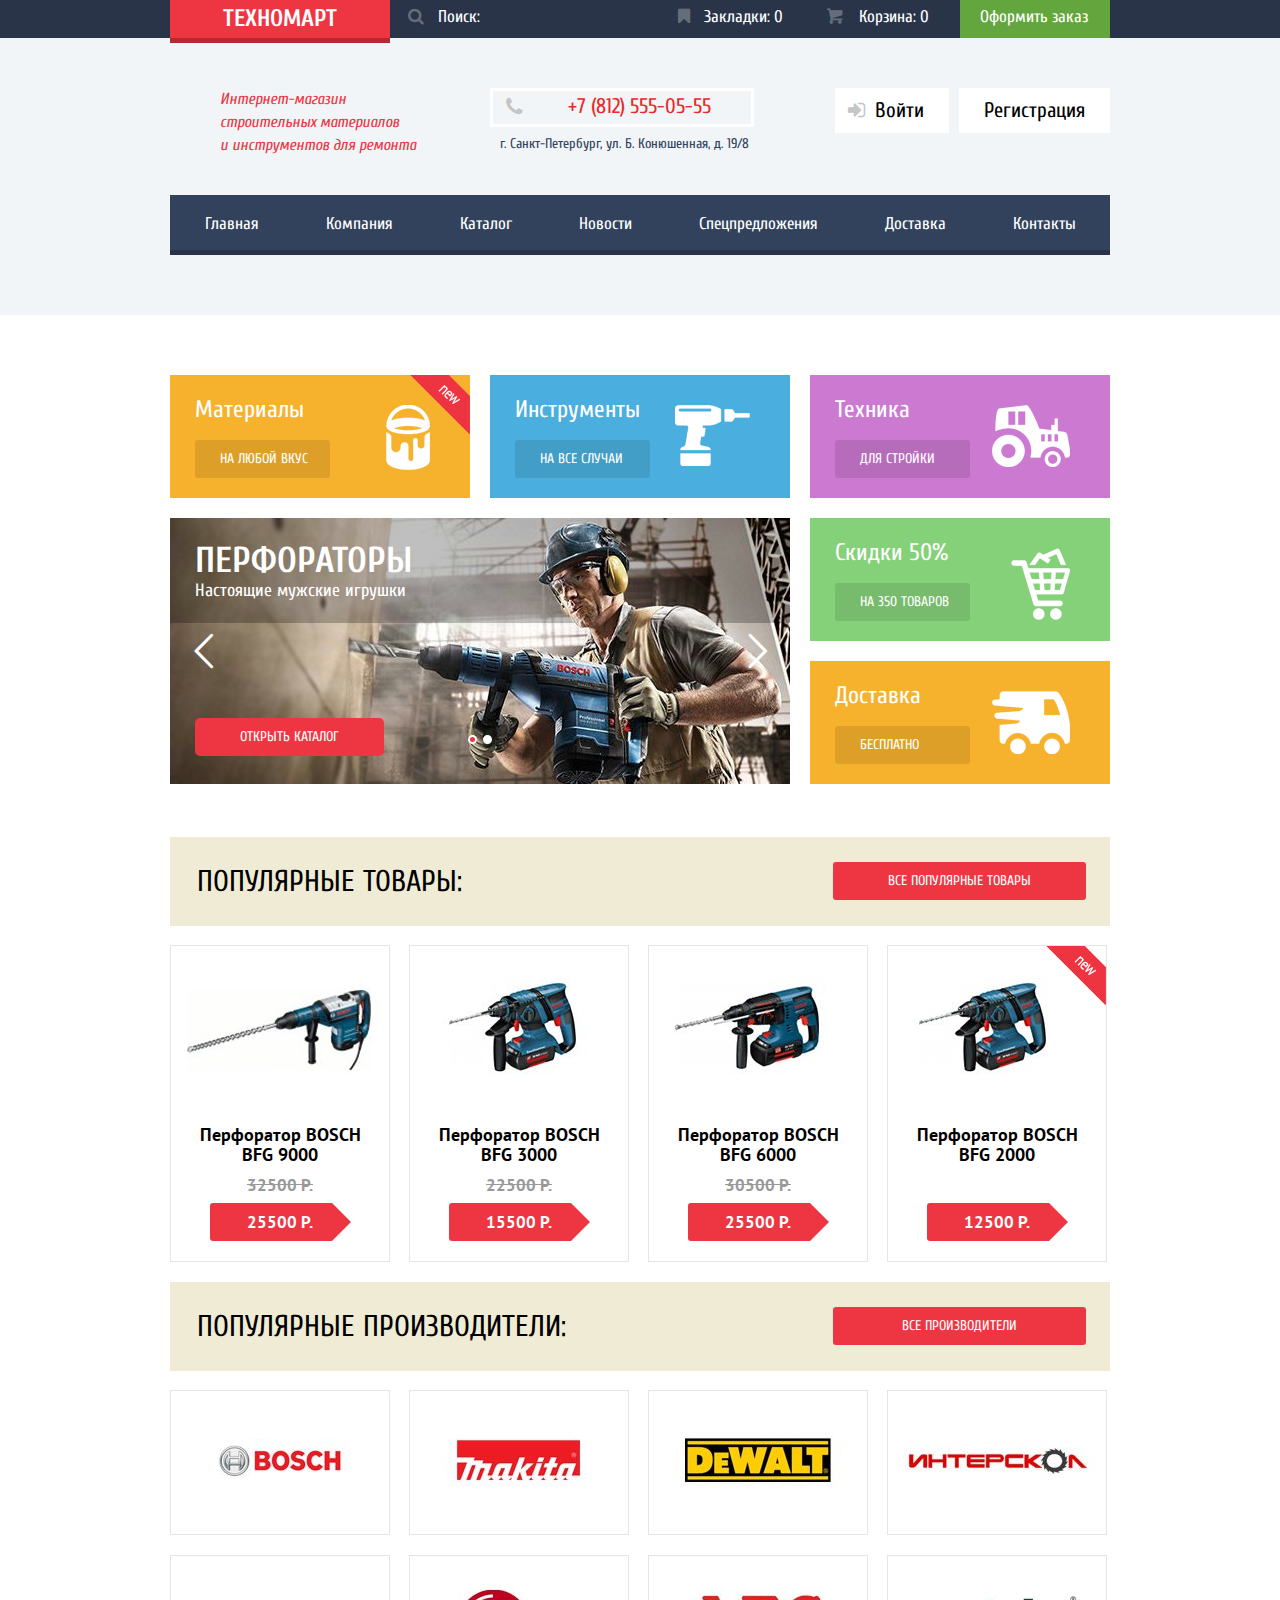
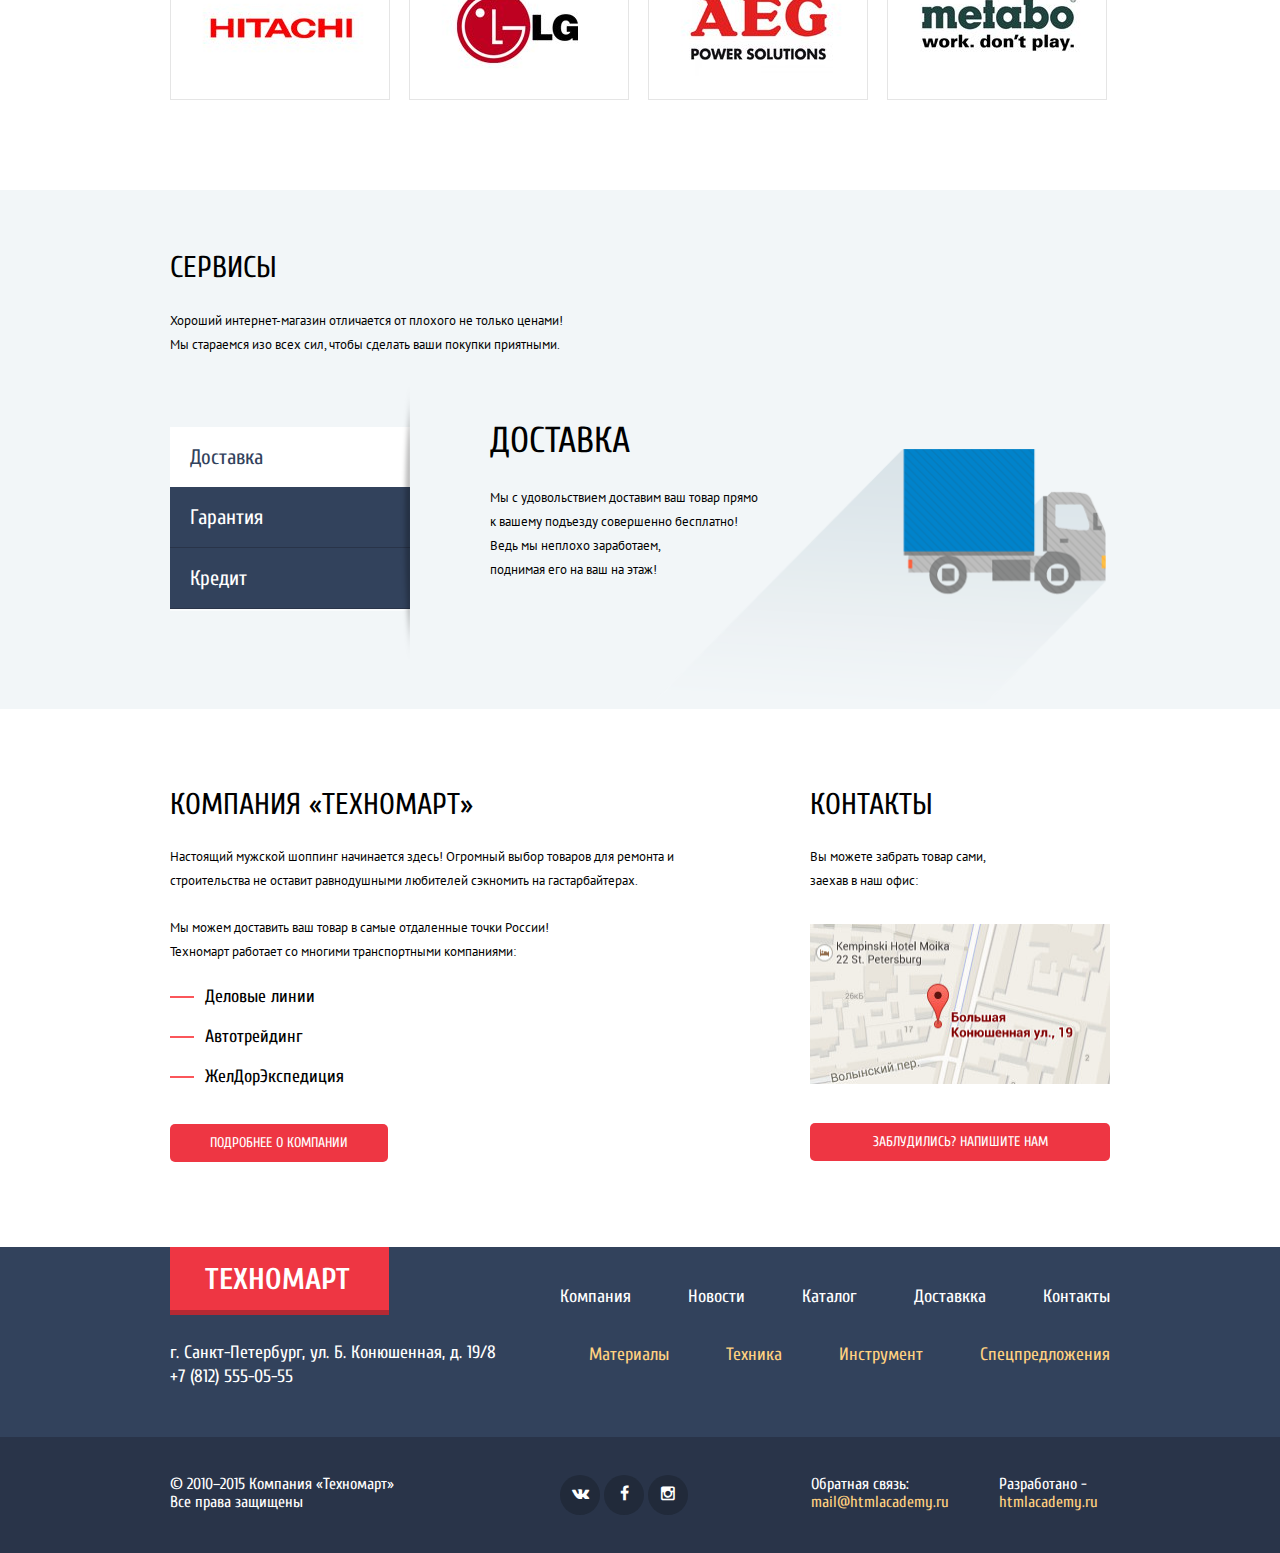
<file: technomart/index.html>
<!DOCTYPE html>
<html>
  <head>
    <meta charset="utf-8">
    <title>Техномарт</title>
    <link href="css/normalize.min.css" rel="stylesheet">
    <link href="css/style.min.css" rel="stylesheet">
    <link href='https://fonts.googleapis.com/css?family=PT+Sans:400,700&amp;subset=latin,cyrillic' rel='stylesheet' type='text/css'>
    <link href='https://fonts.googleapis.com/css?family=Cuprum:400,700,400italic&amp;subset=latin,cyrillic' rel='stylesheet' type='text/css'>
  </head>
  <body>
    <!-- header -->
    <header class="main-header">
      <!-- header-top -->
      <div class="header-top">
        <div class="container clearfix">
          <div class="header-logo">
            <a href="index.html">Техномарт</a>
          </div>
          <div class="search">
                <form>
                    <input class="search-field" type="search" placeholder="Поиск:" id="search-field" name="search" >
                    <label for="search-field"></label>
                 </form>
            </div>
          <div class="bookmarks">
            <a href="#">Закладки: 0</a>
          </div>
          <div class="basket">
            <a href="#">Корзина: 0</a>
          </div>
          <div class="order">
            <a href="#">Оформить заказ</a>
          </div>
        </div>
      </div>
      <!-- header-bottom -->
      <div class="header-bottom">
        <div class="container clearfix">
          <div class="header-description"><p class="header-description-text">Интернет-магазин строительных материалов<br>и инструментов для ремонта</p>
          </div>
          <div class="header-contacts">
            <span class="header-phone"><i class="icon-phone"></i>+7 (812) 555-05-55</span>
            <p class="header-adress">г. Санкт-Петербург, ул. Б. Конюшенная, д. 19/8 </p>
          </div>
          <div class="header-user-menu">
            <a href="#" class="btn btn-enter">Войти</a>
            <a href="#" class="btn btn-register">Регистрация</a>
          </div>
          <nav class="header-navigation">
            <ul class="header-nav-btn">
              <li><a href="#">Главная</a></li>
              <li><a href="#">Компания</a></li>
              <li><a href="catalog.html">Каталог</a></li>
              <li><a href="#">Новости</a></li>
              <li><a href="#">Спецпредложения</a></li>
              <li><a href="#">Доставка</a></li>
              <li><a href="#">Контакты</a></li>
            </ul>
          </nav>
        </div>
      </div>
    </header>
    <!-- main -->
    <div class="container clearfix">
      <!-- promo -->
      <div class="promo clearfix">
        <div class="promo-item meterials new">
          <span>Материалы</span>
          <a href="#" class="btn-promo">на любой вкус</a>
          <img src="img/materials-icon.png" alt="materials" width="44" height="65">
        </div>
        <div class="promo-item insrtuments">
          <span>Инструменты</span>
          <a href="#" class="btn-promo">на все случаи</a>
          <img src="img/instruments-icon.png" alt="instruments" width="75" height="61">
        </div>
        <div class="promo-item technics">
          <span>Техника</span>
          <a href="#" class="btn-promo">для стройки</a>
          <img src="img/technics-icon.png" alt="technics" width="78" height="62">
        </div>
        <div class="slider">
        <!-- slider controls -->
          <input type="radio" id="btn-1" name="toggle" checked>
          <input type="radio" id="btn-2" name="toggle">
          <div class="slider-controls">
            <label for="btn-1"></label>
            <label for="btn-2"></label>
          </div>
          <label class="icon-left" for="btn-1"></label>
          <label class="icon-right" for="btn-2"></label>
          <div class="slides">
            <!-- slider1 -->
            <div class="promo-slider">
              <div class="slider-text">
                <span>перфораторы</span><br>Настоящие мужские игрушки
              </div>
              <a href="#" class="btn-slider">открыть каталог</a>
            </div>
            <!-- slider2 -->
            <div class="promo-slider">
              <div class="slider-text">
                <span>дрели</span><br>Соседям на радость
              </div>
              <a href="#" class="btn-slider">открыть каталог</a>
            </div>
          </div>
        </div>
        <div class="promo-item discount">
          <span>Скидки 50%</span>
          <a href="#" class="btn-promo">на 350 товаров</a>
          <img src="img/discount-icon.png" alt="discount" width="59" height="72">
        </div>
        <div class="promo-item delivery">
          <span>Доставка</span>
          <a href="#" class="btn-promo">бесплатно</a>
          <img src="img/delivery-icon.png" alt="delivery" width="78" height="63">
        </div>
      </div>
        <!-- popular goods -->
      <div class="popular-goods">
        <div class="popular-head clearfix">
          <h2>популярные товары:</h2>
          <a href="#" class="btn-popular">все популярные товары</a>
        </div>
        <article class="popular-item">
          <div class="actions">
            <a href="shop.html" class="buy icon-basket">Купить</a>
            <a href="#" class="bookmark">В закладки</a>
          </div>
          <div class="popular-item-image">
            <img src="img/index-item1(9000).jpg" alt="BOSCH BFG 9000" width="218" height="150">
          </div>
          <h1 class="title">Перфоратор BOSCH BFG 9000</h1>
          <div class="discount-price">32500 Р.</div>
          <div class="price">25500 Р.</div>
        </article>
        <article class="popular-item">
          <div class="actions">
            <a href="shop.html" class="buy icon-basket">Купить</a>
            <a href="#" class="bookmark">В закладки</a>
          </div>
          <div class="popular-item-image">
            <img src="img/index-item2(3000).jpg" alt="BOSCH BFG 3000" width="218" height="150">
          </div>
          <h1 class="title">Перфоратор BOSCH BFG 3000</h1>
          <div class="discount-price">22500 Р.</div>
          <div class="price">15500 Р.</div>
        </article>
        <article class="popular-item">
          <div class="actions">
            <a href="shop.html" class="buy icon-basket">Купить</a>
            <a href="#" class="bookmark">В закладки</a>
          </div>
          <div class="popular-item-image">
            <img src="img/index-item3(6000).jpg" alt="BOSCH BFG 6000" width="218" height="150">
          </div>
          <h1 class="title">Перфоратор BOSCH BFG 6000</h1>
          <div class="discount-price">30500 Р.</div>
          <div class="price">25500 Р.</div>
        </article>
        <article class="popular-item new">
          <div class="actions">
            <a href="shop.html" class="buy icon-basket">Купить</a>
            <a href="#" class="bookmark">В закладки</a>
          </div>
          <div class="popular-item-image">
            <img src="img/index-item4(2000).jpg" alt="BOSCH BFG 2000" width="218" height="150">
          </div>
          <h1 class="title">Перфоратор BOSCH BFG 2000</h1>
          <div class="discount-price"></div>
          <div class="price">12500 Р.</div>
        </article>
      </div>
        <!-- popular brands -->
      <div class="popular-brands">
        <div class="popular-head clearfix">
          <h2>популярные производители:</h2>
          <a href="#" class="btn-popular">все производители</a>
        </div>
        <div class="popular-brand bosch">
          <a href="#"><img src="img/logo-bosch.jpg" alt="bosch" width="218" height="143"></a>
        </div>
        <div class="popular-brand makita">
          <a href="#"><img src="img/logo-makita.jpg" alt="makita" width="218" height="143"></a>
        </div>
        <div class=" popular-brand dewolt">
          <a href="#"><img src="img/logo-dewalt.jpg" alt="dewalt" width="218" height="143"></a>
        </div>
        <div class="popular-brand intersocol">
          <a href="#"><img src="img/logo-interskol.jpg" alt="interskol" width="218" height="143"></a>
        </div>
        <div class="popular-brand hitachi">
          <a href="#"><img src="img/logo-hitachi.jpg" alt="hitachi" width="218" height="143"></a>
        </div>
        <div class="popular-brand lg">
          <a href="#"><img src="img/logo-lg.jpg" alt="lg" width="218" height="143"></a>
        </div>
        <div class="popular-brand aeg">
          <a href="#"><img src="img/logo-aeg.jpg" alt="aeg" width="218" height="143"></a>
        </div>
        <div class="popular-brand metabo">
          <a href="#"><img src="img/logo-metabo.jpg" alt="metabo" width="218" height="143"></a>
        </div>
      </div>
    </div>
      <!-- servises -->
      <div class="service">
        <div class="container srvc clearfix">
          <div class="service-head">
            <h2>Сервисы</h2>
            <p>Хороший интернет-магазин отличается от плохого не только ценами!<br>Мы стараемся изо всех сил, чтобы сделать ваши покупки приятными.</p>
          </div>
          <input type="radio" name="tabs" id="tab-delivery" checked>
          <input type="radio" name="tabs" id="tab-guarantee">
          <input type="radio" name="tabs" id="tab-credit">
          <div class="service-list">
            <ul>
              <li><label for="tab-delivery">Доставка</label></li>
              <li><label for="tab-guarantee">Гарантия</label></li>
              <li><label for="tab-credit">Кредит</label></li>
            </ul>
          </div>
          <div class="block">
          <!-- доставка -->
          <div class="service-block">
            <div class="service-description">
              <h2>Доставка</h2>
              <p>Мы с удовольствием доставим ваш товар прямо<br>к вашему подъезду совершенно бесплатно!<br>Ведь мы неплохо заработаем,<br>поднимая его на ваш на этаж!</p>
            </div>
            <div class="service-pic">
              <img src="img/service-delivery.png" alt="service-pic" width="460" height="260">
            </div>
          </div>
          <!-- гарантия -->
          <div class="service-block">
            <div class="service-description">
              <h2>Гарантия</h2>
              <p>Если купленный у нас товар поломается или заискрит, а также в случае пожара, спровоцированного его возгаранием,  вы всегда можете быть уверены в нашей гарантии. Мы обменяем сгоревший товар на новый. Дом уж восстановите как-нибудь сами</p>
            </div>
            <div class="service-pic">
              <img src="img/service-guarantee.png" alt="service-pic" width="389" height="283">
            </div>
          </div>
          <!-- кредит -->
          <div class="service-block">
            <div class="service-description">
              <h2>Кредит</h2>
              <p>Залезть в долговую яму стало проще! Кредитные консультанты придут вам на помощь.</p>
              <a href="#" class="btn-service">Отправить заявку</a>
            </div>
            <div class="service-pic">
              <img src="img/service-credit.png" alt="service-pic" width="465" height="285">
            </div>
          </div>
          </div>
        </div>
      </div>
      <!-- about -->
      <div class="container about clearfix">
        <div class="about-left">
          <h2>компания «Техномарт»</h2>
          <p>Настоящий мужской шоппинг начинается здесь! Огромный выбор товаров для ремонта и строительства не оставит равнодушными любителей сэкномить на гастарбайтерах.</p>
          <p>Мы можем доставить ваш товар в самые отдаленные точки России!<br>Техномарт работает со многими транспортными компаниями:</p>
          <ul class="about-delivery-list">
            <li>Деловые линии</li>
            <li>Автотрейдинг</li>
            <li>ЖелДорЭкспедиция</li>
          </ul>
          <a href="#" class="btn-about">Подробнее о компании</a>
        </div>
        <div class="about-right">
          <h2>контакты</h2>
          <p>Вы можете забрать товар сами,<br>заехав в наш офис:</p>
          <a href="map.html" class="map"><img src="img/mini-map.jpg" alt="map" width="300" height="160"></a>
          <a href="form.html" class="btn-about feedback-btn">заблудились? напишите нам</a>
        </div>
      </div>
      <!-- bottom info and navigation -->
    <div class="bottom">
      <div class="container clearfix">
        <div class="bottom-contacts">
          <div><a href="index.html" class="bottom-logo">Техномарт</a></div>
          <p>г. Санкт-Петербург, ул. Б. Конюшенная, д. 19/8<br> +7 (812) 555-05-55</p>
        </div>
        <div class="bottom-navigation">
          <ul class="bottom-navigation-up">
            <li><a href="#">Компания</a></li>
            <li><a href="#">Новости</a></li>
            <li><a href="#">Каталог</a></li>
            <li><a href="#">Доставкка</a></li>
            <li><a href="#">Контакты</a></li>
          </ul>
          <ul class="bottom-navigation-down">
            <li><a href="#">Материалы</a></li>
            <li><a href="#">Техника</a></li>
            <li><a href="#">Инструмент</a></li>
            <li><a href="#">Спецпредложения</a></li>
          </ul>
        </div>
      </div>
    </div>
    <!-- footer -->
    <footer class="main-footer">
      <div class="container  clearfix">
        <div class="copyright">
          © 2010–2015 Компания «Техномарт»<br>Все права защищены
        </div>
        <div class="social">
          <a href="#"><i class="icon-vk"></i></a>
          <a href="#"><i class="icon-facebook"></i></a>
          <a href="#"><i class="icon-instagramm"></i></a>
        </div>
        <div class="feedback">
          Обратная связь:
          <a href="#">mail@htmlacademy.ru</a>
        </div>
        <div class="developer-site">
          Разработано -
          <a href="#">htmlacademy.ru</a>
        </div>
      </div>
    </footer>
    <!-- modal content -->
    <!-- cart -->
    <div class="cart">
      <span class="cross-cart">&#x274c;</span>
      <div class="cart-top">
         <div class="confirm">
           Товар добавлен в корзину
         </div>
      </div>
      <div class="cart-bottom">
        <a href="#" class="further">оформить заказ</a>
        <a href="#" class="cancel">продолжить покупки</a>
      </div>
    </div>
    <!-- map -->
    <div class="modal-content-map">
      <span class="cross-map">&#x274c;</span>
      <iframe src="https://www.google.com/maps/embed?pb=!1m18!1m12!1m3!1d4095.4015925346534!2d30.32495236741022!3d59.938430654165074!2m3!1f0!2f0!3f0!3m2!1i1024!2i768!4f13.1!3m3!1m2!1s0x4696310fca5ba729%3A0xea9c53d4493c879f!2z0JHQvtC70YzRiNCw0Y8g0JrQvtC90Y7RiNC10L3QvdCw0Y8g0YPQuy4sIDE5LCDQodCw0L3QutGCLdCf0LXRgtC10YDQsdGD0YDQsywgMTkxMTg2!5e0!3m2!1sru!2sru!4v1448108850369" width="940" height="450" style="border:0" allowfullscreen></iframe>
    </div>
    <!-- form -->
    <form action="some.php" class="feedback-form">
      <span class="cross-feedback">&#x274c;</span>
      <div class="form-top">
        <label for="user-name">Ваше имя:</label>
        <label for="user-email">Ваш e-mail:</label>
        <input type="text" id="user-name" name="user-name" placeholder="Представьтесь, пожалуйста" required>
        <input type="text" id="user-email" name="user-email" placeholder="Для отправки ответа" required>
        <label for="user-feedback">Текст письма:</label>
        <textarea id="user-feedback" placeholder="В свободной форме" class="feedback-field" name="user-feedback" required></textarea>
      </div>
      <div class="form-bottom">
        <input type="submit" value="отправить" class="btn-submit">
        <a href="#" class="cancel">отмена</a>
      </div>
    </form>
    <script src="js/scripts.min.js"></script>
  </body>
</html>
</file>
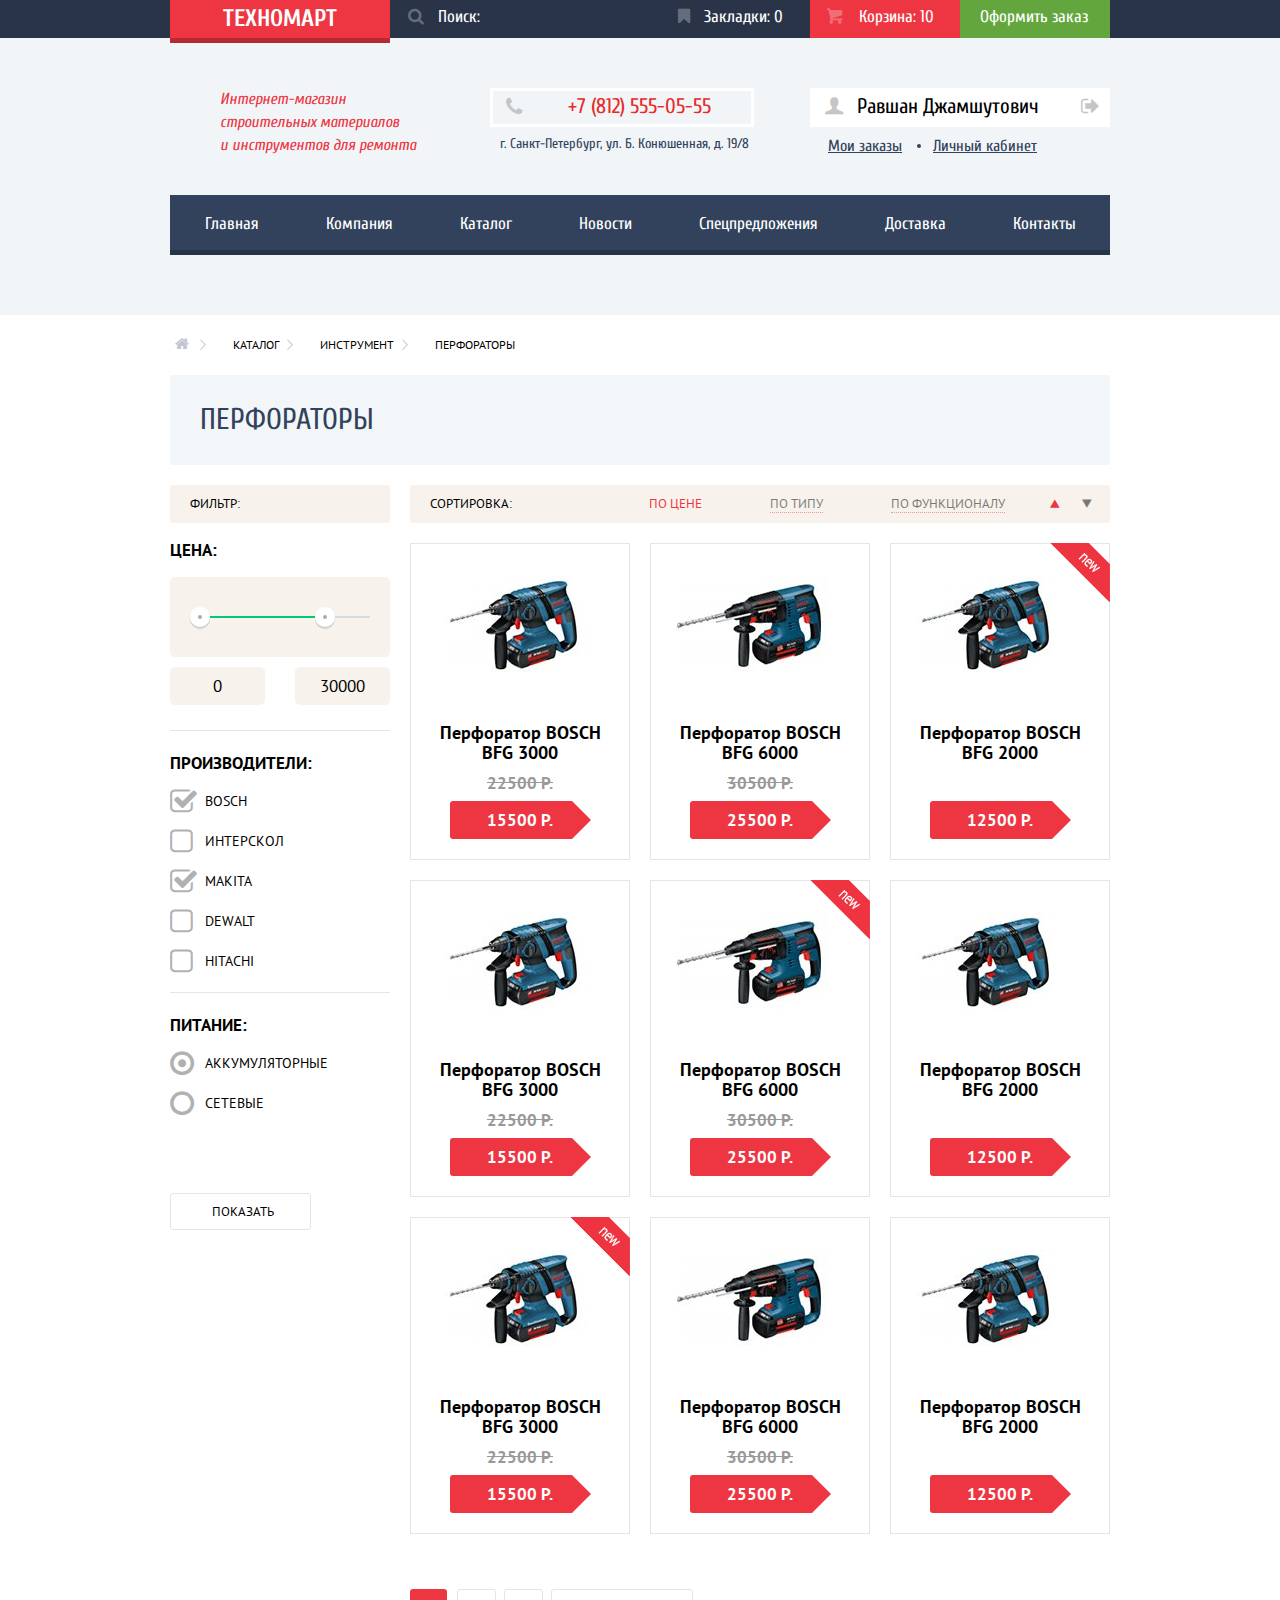
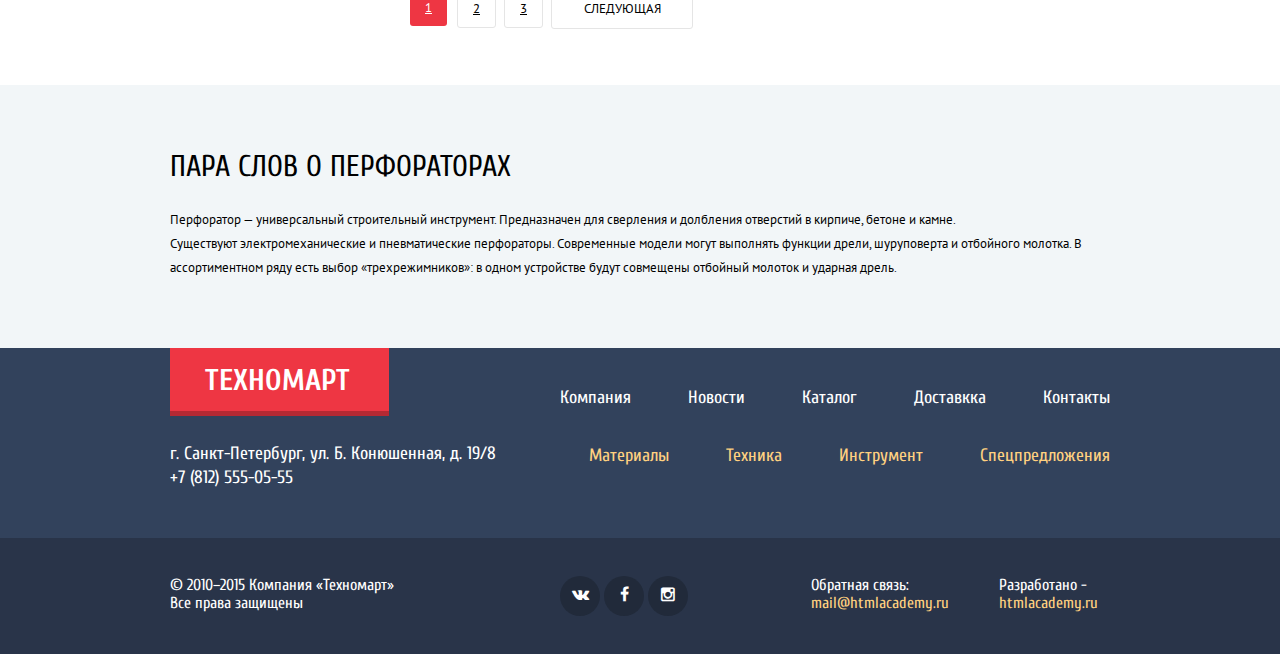
<file: technomart/catalog.html>
<!DOCTYPE html>
<html>
  <head>
    <meta charset="utf-8">
    <title>Каталог</title>
    <link href="css/normalize.min.css" rel="stylesheet">
    <link href="css/style.min.css" rel="stylesheet">
    <link href='https://fonts.googleapis.com/css?family=PT+Sans:400,700&amp;subset=latin,cyrillic' rel='stylesheet' type='text/css'>
    <link href='https://fonts.googleapis.com/css?family=Cuprum:400,700,400italic&amp;subset=latin,cyrillic' rel='stylesheet' type='text/css'>
  </head>
  <body>
    <!-- header -->
    <header class="main-header">
      <!-- header-top -->
      <div class="header-top">
        <div class="container clearfix">
          <div class="header-logo">
            <a href="index.html">Техномарт</a>
          </div>
          <div class="search">
                <form>
                    <input class="search-field" type="search" placeholder="Поиск:" id="search-field" name="search" >
                    <label for="search-field"></label>
                 </form>
            </div>
          <div class="bookmarks">
            <a href="#">Закладки: 0</a>
          </div>
          <div class="full-basket basket">
            <a href="#">Корзина: 10</a>
          </div>
          <div class="order">
            <a href="#">Оформить заказ</a>
          </div>
        </div>
      </div>
      <!-- header-bottom -->
      <div class="header-bottom">
        <div class="container clearfix">
          <div class="header-description"><p class="header-description-text">Интернет-магазин строительных материалов<br>и инструментов для ремонта</p>
          </div>
          <div class="header-contacts">
            <span class="header-phone"><i class="icon-phone"></i>+7 (812) 555-05-55</span>
            <p class="header-adress">г. Санкт-Петербург, ул. Б. Конюшенная, д. 19/8 </p>
          </div>
          <div class="header-user-catalog">
            <a href="#" class="btn btn-user">Равшан Джамшутович</a>
            <a href="#" class="logout icon-logout"><!-- <i class="icon-logout"></i> --></a>
            <a href="#" class="my-orders">Мои заказы</a>
            <a href="#" class="my-profile">Личный кабинет</a>
          </div>
          <nav class="header-navigation">
            <ul class="header-nav-btn">
              <li><a href="#">Главная</a></li>
              <li><a href="#">Компания</a></li>
              <li><a href="catalog.html">Каталог</a></li>
              <li><a href="#">Новости</a></li>
              <li><a href="#">Спецпредложения</a></li>
              <li><a href="#">Доставка</a></li>
              <li><a href="#">Контакты</a></li>
            </ul>
          </nav>
        </div>
      </div>
    </header>
    <!-- main page -->
    <div class="container clearfix">
      <!-- breadcrumbs -->
      <div>
        <ul class="breadcrumbs">
          <li><a href="index.html" class="icon-home"></a></li>
          <li><a href="#">каталог</a></li>
          <li><a href="#">инструмент</a></li>
          <li>перфораторы</li>
        </ul>
      </div>
      <div class="catalog-title">
      	<h1>перфораторы</h1>
      </div>
      <!-- filter -->
      <div class="filter">
      	<div class="filter-header">Фильтр:</div>
      	<span class="filter-name filter-price">цена:</span>
      	<form>
      	  <div class="range-filter">
            <div class="range-controls">
              <div class="scale">
                <div class="bar"></div>
              </div>
              <div class="toggle toggle-min"></div>
              <div class="toggle toggle-max"></div>
            </div>
            <div class="price-controls">
              <label class="min-price"><input name="min-price" type="text" value="0"></label>
              <label class="max-price"><input name="max-price" type="text" value="30000"></label>
            </div>
          </div>
          <div class="hr"></div>
          <div class="hidder">
            <span class="filter-name brand-filter">производители:</span>
            <ul class="filter-brand">
              <li>
                <input type="checkbox" name="filter-name" id="bosch" checked>
                <label for="bosch">bosch</label>
              </li>
              <li>
                <input type="checkbox" name="filter-name" id="interskol">
                <label for="interskol">интерскол</label>
              </li>
              <li>
                <input type="checkbox" name="filter-name" id="makita" checked>
                <label for="makita">makita</label>
              </li>

              <li>
              <input type="checkbox" name="filter-name" id="dewalt">
                <label for="dewalt">dewalt</label>
              </li>
              <li>
                <input type="checkbox" name="filter-name" id="hitachi">
                <label for="hitachi">hitachi</label>
              </li>
            </ul>
            <div class="hr"></div>
            <span class="filter-name power-filter">питание:</span>
            <ul class="filter-power">
              <li>
                <input type="radio" name="filter-power" id="accumulator" checked>
                <label for="accumulator">аккумуляторные</label>
              </li>
              <li>
                <input type="radio" name="filter-power" id="wired">
                <label for="wired">сетевые</label>
              </li>
            </ul>
          </div>
          <input type="submit" value="показать" class="btn show-result">
        </form>
      </div>
      <!-- goods -->
      <div class="goods">
        <div class="goods-header">
          <span>сортировка:</span>
          <a href="#" class="filter-active">по цене</a>
          <a href="#">по типу</a>
          <a href="#">по функционалу</a>
          <a href="#" class="icon-up-dir arrow-active"></a>
          <a href="#" class="icon-down-dir"></a> 
        </div>
        <div class="goods-list">
        <!-- 1 string -->
          <article class="popular-item">
          <div class="actions">
            <a href="shop.html" class="buy icon-basket">Купить</a>
            <a href="#" class="bookmark">В закладки</a>
          </div>
          <div class="popular-item-image">
            <img src="img/index-item2(3000).jpg" alt="BOSCH BFG 3000" width="218" height="150">
          </div>
          <h1 class="title">Перфоратор BOSCH BFG 3000</h1>
          <div class="discount-price">22500 Р.</div>
          <div class="price">15500 Р.</div>
        </article>
        <article class="popular-item">
          <div class="actions">
            <a href="shop.html" class="buy icon-basket">Купить</a>
            <a href="#" class="bookmark">В закладки</a>
          </div>
          <div class="popular-item-image">
            <img src="img/index-item3(6000).jpg" alt="BOSCH BFG 6000" width="218" height="150">
          </div>
          <h1 class="title">Перфоратор BOSCH BFG 6000</h1>
          <div class="discount-price">30500 Р.</div>
          <div class="price">25500 Р.</div>
        </article>
        <article class="popular-item new">
          <div class="actions">
            <a href="shop.html" class="buy icon-basket">Купить</a>
            <a href="#" class="bookmark">В закладки</a>
          </div>
          <div class="popular-item-image">
            <img src="img/index-item4(2000).jpg" alt="BOSCH BFG 2000" width="218" height="150">
          </div>
          <h1 class="title">Перфоратор BOSCH BFG 2000</h1>
          <div class="discount-price"></div>
          <div class="price">12500 Р.</div>
        </article>
        <!-- 2 string -->
        <article class="popular-item">
          <div class="actions">
            <a href="shop.html" class="buy icon-basket">Купить</a>
            <a href="#" class="bookmark">В закладки</a>
          </div>
          <div class="popular-item-image">
            <img src="img/index-item2(3000).jpg" alt="BOSCH BFG 3000" width="218" height="150">
          </div>
          <h1 class="title">Перфоратор BOSCH BFG 3000</h1>
          <div class="discount-price">22500 Р.</div>
          <div class="price">15500 Р.</div>
        </article>
        <article class="popular-item new">
          <div class="actions">
            <a href="shop.html" class="buy icon-basket">Купить</a>
            <a href="#" class="bookmark">В закладки</a>
          </div>
          <div class="popular-item-image">
            <img src="img/index-item3(6000).jpg" alt="BOSCH BFG 6000" width="218" height="150">
          </div>
          <h1 class="title">Перфоратор BOSCH BFG 6000</h1>
          <div class="discount-price">30500 Р.</div>
          <div class="price">25500 Р.</div>
        </article>
        <article class="popular-item">
          <div class="actions">
            <a href="shop.html" class="buy icon-basket">Купить</a>
            <a href="#" class="bookmark">В закладки</a>
          </div>
          <div class="popular-item-image">
            <img src="img/index-item4(2000).jpg" alt="BOSCH BFG 2000" width="218" height="150">
          </div>
          <h1 class="title">Перфоратор BOSCH BFG 2000</h1>
          <div class="discount-price"></div>
          <div class="price">12500 Р.</div>
        </article>
        <!-- 3 string -->
        <article class="popular-item new">
          <div class="actions">
            <a href="shop.html" class="buy icon-basket">Купить</a>
            <a href="#" class="bookmark">В закладки</a>
          </div>
          <div class="popular-item-image">
            <img src="img/index-item2(3000).jpg" alt="BOSCH BFG 3000" width="218" height="150">
          </div>
          <h1 class="title">Перфоратор BOSCH BFG 3000</h1>
          <div class="discount-price">22500 Р.</div>
          <div class="price">15500 Р.</div>
        </article>
        <article class="popular-item">
          <div class="actions">
            <a href="shop.html" class="buy icon-basket">Купить</a>
            <a href="#" class="bookmark">В закладки</a>
          </div>
          <div class="popular-item-image">
            <img src="img/index-item3(6000).jpg" alt="BOSCH BFG 6000" width="218" height="150">
          </div>
          <h1 class="title">Перфоратор BOSCH BFG 6000</h1>
          <div class="discount-price">30500 Р.</div>
          <div class="price">25500 Р.</div>
        </article>
        <article class="popular-item">
          <div class="actions">
            <a href="shop.html" class="buy icon-basket">Купить</a>
            <a href="#" class="bookmark">В закладки</a>
          </div>
          <div class="popular-item-image">
            <img src="img/index-item4(2000).jpg" alt="BOSCH BFG 2000" width="218" height="150">
          </div>
          <h1 class="title">Перфоратор BOSCH BFG 2000</h1>
          <div class="discount-price"></div>
          <div class="price">12500 Р.</div>
        </article>
          <!-- pages -->
          <ul class="goods-pages">
          	<li><a href="#" class="goods-btn btn-active">1</a></li>
          	<li><a href="#" class="goods-btn">2</a></li>
          	<li><a href="#" class="goods-btn">3</a></li>
          	<li><a href="#" class="goods-btn next-btn">следующая</a></li>
          </ul>
        </div>
    </div>
  </div>
        <div class="description">
          <div class="container">
          	<h2>пара слов о перфораторах</h2>  
          	<p>Перфоратор — универсальный строительный инструмент. Предназначен для сверления и долбления отверстий в кирпиче, бетоне и камне.<br> Существуют электромеханические и пневматические перфораторы. Современные модели могут выполнять функции дрели, шуруповерта и отбойного молотка. В ассортиментном ряду есть выбор «трехрежимников»: в одном устройстве будут совмещены отбойный молоток и ударная дрель.</p>
        </div>
      </div>
      <!-- bottom info and navigation  -->
      <div class="bottom">
        <div class="container clearfix">
          <div class="bottom-contacts">
            <div><a href="index.html" class="bottom-logo">Техномарт</a></div>
            <p>г. Санкт-Петербург, ул. Б. Конюшенная, д. 19/8<br> +7 (812) 555-05-55</p>
          </div>
        <div class="bottom-navigation">
          <ul class="bottom-navigation-up">
            <li><a href="#">Компания</a></li>
            <li><a href="#">Новости</a></li>
            <li><a href="#">Каталог</a></li>
            <li><a href="#">Доставкка</a></li>
            <li><a href="#">Контакты</a></li>
          </ul>
          <ul class="bottom-navigation-down">
            <li><a href="#">Материалы</a></li>
            <li><a href="#">Техника</a></li>
            <li><a href="#">Инструмент</a></li>
            <li><a href="#">Спецпредложения</a></li>
          </ul>
        </div>
      </div>
    </div>
    <!-- footer -->
    <footer class="main-footer">
      <div class="container  clearfix">
        <div class="copyright">
          © 2010–2015 Компания «Техномарт»<br>Все права защищены
        </div>
        <div class="social">
          <a href="#"><i class="icon-vk"></i></a>
          <a href="#"><i class="icon-facebook"></i></a>
          <a href="#"><i class="icon-instagramm"></i></a>
        </div>
        <div class="feedback">
          Обратная связь:
          <a href="#">mail@htmlacademy.ru</a>
        </div>
        <div class="developer-site">
          Разработано -
          <a href="#">htmlacademy.ru</a>
        </div>
      </div>
    </footer>
    <!-- modal content -->
    <!-- cart -->
    <div class="cart">
      <span class="cross-cart">&#x274c;</span>
      <div class="cart-top">
         <div class="confirm">
           Товар добавлен в корзину
         </div>
      </div>
      <div class="cart-bottom">
        <a href="#" class="further">оформить заказ</a>
        <a href="#" class="cancel">продолжить покупки</a>
      </div>
    </div>
    <script src="js/scripts.min.js"></script>
  </body>
</html>
</file>
<file: technomart/css/style.min.css>
@charset "UTF-8";@font-face{font-family:"symbols-technomart";src:url(../font/symbols-technomart.eot?22619757);src:url(../font/symbols-technomart.eot?22619757#iefix) format("embedded-opentype"),url(../font/symbols-technomart.woff?22619757) format("woff"),url(../font/symbols-technomart.ttf?22619757) format("truetype"),url(../font/symbols-technomart.svg?22619757#symbols-technomart) format("svg");font-weight:400;font-style:normal}[class^="icon-"]:before,[class*=" icon-"]:before{font-family:"symbols-technomart";font-style:normal;font-weight:400;speak:none;display:inline-block;vertical-align:top;text-decoration:inherit;width:1em;margin-right:.2em;text-align:center;font-variant:normal;text-transform:none;line-height:1em;margin-left:.2em}.icon-left:before{content:"\3c"}.icon-right:before{content:"\3e"}.icon-basket:before{content:"\62"}.icon-facebook:before{content:"\66"}.icon-twitter:before{content:"\74"}.icon-vk:before{content:"\76"}.icon-up:before{content:"\2c4"}.icon-down:before{content:"\2c5"}.icon-left-big:before{content:"\2190"}.icon-right-big:before{content:"\2192"}.icon-login:before{content:"\2386"}.icon-logout:before{content:"\241b"}.icon-up-dir:before{content:"\25b2"}.icon-down-dir:before{content:"\25bc"}.icon-circle:before{content:"\25cb"}.icon-circle-dot:before{content:"\25cf"}.icon-star:before{content:"\2605"}.icon-check-off:before{content:"\2610"}.icon-check-on:before{content:"\2611"}.icon-youtube:before{content:"\f39e"}.icon-home:before{content:"🏠"}.icon-user:before{content:"👨"}.icon-phone:before{content:"📞"}.icon-instagramm:before{content:"📷"}.icon-search:before{content:"🔍"}.icon-bookmark:before{content:"🔖"}.
html{font-size:13px;line-height:24px;color:#000;font-weight:400;font-family:"Cuprum","Arial",sans-serif}body{position:relative;font-size:13px;line-height:24px;color:#000;font-weight:400;font-family:"Cuprum","Arial",sans-serif;margin:0;min-width:960px}h1{font-size:30px;line-height:30px;color:#000;font-weight:400;font-family:"Cuprum","Arial",sans-serif}h2{font-size:30px;line-height:30px;color:#000;font-weight:400;font-family:"Cuprum","Arial",sans-serif;text-transform:uppercase}.clearfix:after{content:"";display:table;clear:both}.container{width:940px;margin:0 auto;padding:0 10px}.header-top{background-color:#293449;margin-bottom:50px}.main-header{background-color:#f1f5f7}.main-header a{display:block;font-family:"Cuprum","Arial",sans-serif;font-weight:400;font-size:17px;line-height:18px;text-align:left;padding:8px 0;padding-bottom:12px;color:#fff;text-decoration:none}.header-logo a{display:block;font-weight:700;font-size:24px;line-height:24px;text-transform:uppercase;background-color:#ee3643;padding:7px 50px;padding-left:53px;box-shadow:0 5px 0 0 #b52933}.header-logo a:hover{background-color:#ca2c37}.header-logo a:active{background-color:#ba2732}.header-logo{position:relative;float:left;width:220px}.search{float:left;width:280px}form{position:relative;font-weight:400;font-size:17px;line-height:24px}.search label{position:relative;z-index:10;display:block}.search label::before{content:"\1f50d";font-family:"symbols-technomart";display:inline-block;vertical-align:top;position:absolute;font-size:17px;line-height:22px;top:-32px;left:18px;color:rgba(255,255,255,0.3);text-align:center}.search-field:hover + label::before{color:rgba(255,255,255,1)}.search-field:focus{background-color:#fff;color:#000}.search-field:focus + label::before{color:#ee3643}.search input{display:block;width:215px;position:relative;background-color:#293449;border:none;font-family:"Cuprum","Arial",sans-serif;color:#fff;padding:5px 15px 9px 48px;margin-right:0;font-size:17px;line-height:24px;outline:none}.search input:hover{background-color:#212a3a}.search input:focus{background-color:#fff;color:#000}.search input::-webkit-input-placeholder{color:#fff}.saarch input::-moz-placeholder{color:#fff}.search input:-moz-placeholder{color:#fff}.search input:-ms-input-placeholder{color:#fff}.search input:focus::-webkit-input-placeholder{color:transparent}.search input:focus::-moz-placeholder{color:transparent}.search input:focus:-moz-placeholder{color:transparent}.search input:focus:-ms-input-placeholder{color:transparent}.order{float:right;text-align:center;background-color:#63a63e;width:150px}.order a{padding-left:20px}.basket{position:relative;text-align:center;float:left;width:150px;margin-left:0}.basket a{padding-left:49px}.full-basket{background-color:#ee3643}.basket:before{content:"\62";font-family:"symbols-technomart";display:inline-block;vertical-align:top;font-size:17px;position:absolute;top:5px;left:17px;color:rgba(255,255,255,0.3)}.basket:hover:before{color:rgba(255,255,255,1)}.basket:active:before{color:rgba(255,255,255,0.5)}.bookmarks{position:relative;text-align:center;float:left;width:140px}.bookmarks a{padding-left:34px}.bookmarks:before{content:"\1f516";font-family:"symbols-technomart";display:inline-block;vertical-align:top;font-size:17px;position:absolute;top:5px;left:8px;color:rgba(255,255,255,0.3)}.bookmarks:hover:before{color:rgba(255,255,255,1)}.bookmarks:active:before{color:rgba(255,255,255,0.5)}.bookmarks a:hover,.basket a:hover{background-color:#212a3a}.bookmarks a:active,.basket a:active{color:rgba(255,255,255,0.5);background-color:#161d29}.full-basket a:hover{background-color:#ee3643}.full-basket a:active{background-color:#ee3643}.order a:hover{background-color:#5fbb2d}.order a:active{color:rgba(255,255,255,0.5);background-color:#518534}.header-description{float:left;font-weight:400;font-size:16px;line-height:23px;font-style:italic;color:#ee3643;width:200px;margin-left:50px;margin-right:70px;margin-bottom:22px}.header-description-text{margin-top:0}.header-adress{clear:both;font-size:14px;line-height:24px;color:#32425c;margin-left:10px}.header-contacts{float:left;width:300px;margin-right:20px}.header-phone{display:block;float:left;padding:5px 40px 7px 6px;margin-bottom:5px;font-size:21px;line-height:21px;color:#e9292a;border:3px solid #fff}.header-user-menu{float:left;width:300px;text-align:right;font-size:0}.header-phone i{color:#c5c5c5;margin-right:40px}.header-user-menu i{color:#c5c5c5;margin:0 10px}.header-bottom .btn{display:inline-block;vertical-align:top;font-size:21px;line-height:21px;color:#000;background-color:#fff}.header-bottom .btn-enter{position:relative;padding:12px 25px 12px 40px;margin-right:10px}.header-bottom .btn-register{padding:12px 25px}.header-bottom .btn-enter:before{content:"\2386";font-family:"symbols-technomart";display:inline-block;vertical-align:top;font-size:20px;position:absolute;top:12px;left:13px;color:#c5c5c5}.header-bottom .btn:hover{color:#ee3643}.header-bottom .btn-enter:hover:before{color:#293449}.header-bottom .btn:active{color:#b2b2b2}.header-bottom .btn-user{position:relative;width:195px;padding:8px 58px 10px 47px}.header-bottom .btn-user:before{position:absolute;left:15px;content:"\1f468";font-family:"symbols-technomart";color:#c5c5c5;font-size:18px}.header-user-catalog .logout{position:absolute;top:-2px;right:-4px;padding:10px;content:"\241b";font-family:"symbols-technomart";color:#c5c5c5;font-size:20px}.header-bottom .btn-user:hover{color:#000}.header-bottom .btn-user:active{color:#c5c5c5}.header-bottom .btn-user:hover:before,.header-bottom .logout:hover:before{color:#32425c}.header-bottom .btn-user:active:before,.header-bottom .logout:active:before{color:#c5c5c5}.header-user-catalog{float:left;position:relative;width:300px;font-size:0;text-align:left}.header-bottom .my-orders,.header-bottom .my-profile{position:relative;display:inline-block;vertical-align:top;font-size:16px;padding-left:5px;margin:2px 13px;color:#32425c;text-decoration:underline}.header-bottom .my-orders:hover,.header-bottom .my-profile:hover{color:#ee3643}.header-bottom .my-orders:active,.header-bottom .my-profile:active{color:#c5c5c5}.header-bottom .my-orders:after{content:"";position:absolute;width:0;height:0;top:15px;right:-19px;display:block;vertical-align:top;border:2px solid #32425c;border-radius:50px}.header-navigation{width:940px;margin-bottom:60px;background-color:#32425c;border-bottom:5px solid #293449;clear:both;font-size:0}.header-navigation li{display:inline-block;vertical-align:top;list-style:none;padding:0}.header-navigation a{font-size:17px;line-height:24px;padding:17px 33px;padding-left:34px;padding-bottom:14px}.header-navigation ul{text-align:center;vertical-align:top;margin:0;padding:0}.header-navigation li:hover{background-color:#293449}.header-navigation li:active{background-color:#1d2739}.promo{font-size:0;margin-bottom:33px;margin-top:60px}.promo-item{display:inline-block;vertical-align:top;position:relative;width:300px;margin-bottom:20px;margin-right:20px;font-size:24px;line-height:30px;color:#fff}.promo-item:nth-child(n+3){margin-right:0}.promo-item a{display:block;width:90px;background-color:rgba(0,0,0,0.1);font-size:14px;line-height:18px;text-decoration:none;padding:10px 20px 10px 25px;margin-left:25px;margin-bottom:20px;border-radius:3px;color:#fff;text-transform:uppercase}.promo-item a:hover{background-color:rgba(0,0,0,0.2)}.promo-item a:active{background-color:rgba(0,0,0,0.3)}.promo-item span{margin-top:20px;margin-left:25px;margin-bottom:15px;display:block;width:140px}.promo-item img{position:absolute;top:30px;right:40px}.meterials{width:300px;background-color:#f6b22d}.insrtuments{background-color:#4aafde}.technics{background-color:#cc79d1}.discount{background-color:#85d179}.delivery{background-color:#f6b22d}.new:before{position:absolute;top:0;right:0;z-index:10;width:60px;height:60px;content:"";background:url(../img/new-icon.png) no-repeat 0 0}.slides{position:relative;height:266px}.slider{float:left;position:relative;margin-right:20px;width:620px;height:266px}.promo-slider{width:100%;height:100%}.slider-text{padding:25px;margin:0 0 90px;font-size:18px;line-height:24px;color:#fff}.slider-text span{font-size:36px;line-height:36px;font-weight:700;color:#fff;text-transform:uppercase}.btn-slider{display:inline-block;vertical-align:top;text-decoration:none;font-size:14px;line-height:18px;color:#fff;text-transform:uppercase;background-color:#ee3643;border-radius:5px;padding:10px 45px;margin-left:25px}.btn-slider:hover{background-color:#ca2c37}.btn-slider:active{background-color:#ba2732}.slider input{position:absolute;opacity:0}.slider-controls{position:absolute;width:80px;bottom:25px;left:50%;text-align:center;margin-left:-40px;z-index:1000}.slider-controls label{display:inline-block;vertical-align:top;width:5px;height:5px;margin:0 3px;background-color:#fff;border:2px solid #fff;border-radius:50%;cursor:pointer}.icon-right,.icon-left{position:absolute;color:#fff;font-size:40px;line-height:40px;top:50%;margin-top:-20px;z-index:1000;cursor:pointer}.icon-right{right:5px}.icon-left{left:5px}.slider .promo-slider:nth-child(1){background:#b0a18e url(../img/slider-pic1.jpg);background-repeat:no-repeat}.slider .promo-slider:nth-child(2){background:#b0a18e url(../img/slider-pic2.jpg);background-repeat:no-repeat}.promo-slider:nth-child(1),.promo-slider:nth-child(2){display:none}#btn-1:checked ~ .slider-controls label[for="btn-1"],#btn-2:checked ~ .slider-controls label[for="btn-2"]{background-color:#ee3643}#btn-1:checked ~ .slides .promo-slider:nth-child(1){display:block}#btn-2:checked ~ .slides .promo-slider:nth-child(2){display:block}.popular-goods{font-size:0}.popular-item{display:inline-block;vertical-align:top;position:relative;border:1px solid #e5e5e5;width:218px;font-family:"PT Sans","Arial",sans-serif;font-size:17px;line-height:18px;color:#000;font-weight:700;text-align:center;margin-bottom:20px;margin-right:19px}.popular-item .actions{position:absolute;top:0;left:0;width:218px;height:88px;padding:40px 0;background-color:#fff}.actions .buy,.actions .bookmark{font-family:"Cuprum","Arial",sans-serif;font-size:14px;display:block;width:135px;margin:0 auto 7px;padding:10px 0;text-decoration:none;text-transform:uppercase;color:#fff;border-radius:3px;background-color:#63a63e}.actions .buy{position:relative;box-shadow:inset 0 -3px 0 #367315;text-align:center}.actions .buy:before{display:inline-block;vertical-align:top;font-size:18px;position:absolute;top:10px;left:10px;color:rgba(255,255,255,0.5)}.actions .buy:hover{background-color:#5fbb2d}.actions .buy:hover:before{color:rgba(255,255,255,1)}.actions .buy:active{box-shadow:none;background-color:#518534}.actions .buy:active:before{color:rgba(255,255,255,1)}.actions .bookmark{width:129px;padding:7px 0;color:#32425c;border:3px solid #63a63e;background-color:#fff}.actions .bookmark:hover{border:3px solid #32425c}.actions .bookmark:active{border:3px solid #c1c6ce;color:#c1c6ce}.popular-item .actions{display:none}.popular-item:hover .actions{display:block}.popular-item:hover{box-shadow:0 10px 30px 0 rgba(0,0,0,0.5)}.popular-item-image{width:218px;height:168px;overflow:hidden}.popular-item-image img{max-width:100%}.popular-item .title{font-family:"PT Sans","Arial",sans-serif;font-weight:700;font-size:18px;line-height:20px;margin-top:11px;margin-bottom:11px;padding:0 25px}.popular-item .discount-price{margin-bottom:7px;text-decoration:line-through;color:#999;min-height:20px}.popular-goods .popular-item:last-child{margin-right:0}.popular-item .price{position:relative;width:80px;margin:0 auto 20px;padding:10px 30px;color:#fff;border-radius:3px;background:#ee3643}.popular-item .price:after{position:absolute;top:0;right:-20px;width:0;height:0;content:"";border:19px solid #fff;border-left-color:#ee3643}.goods-list .new:before{position:absolute;top:-1px;right:-1px}.popular-head{background-color:#f0ebd5;font-size:30px;line-height:30px;padding:25px 21px 26px 25px;margin-bottom:19px;text-transform:uppercase;color:#32425c}.popular-head h2{display:block;float:left;margin:0;margin-top:5px;margin-left:2px}.popular-head a{display:block;float:right;width:253px;text-align:center;background-color:#ee3643;font-size:14px;line-height:18px;padding:10px 0;text-decoration:none;border-radius:3px;margin-right:3px;color:#fff}.btn-popular:hover{background-color:#ca2c37}.btn-popular:active{background-color:#ba2732}.popular-brands{position:relative;font-size:0;margin-bottom:70px}.popular-brands .popular-brand:nth-child(4n+1){margin-right:0}.popular-brand{display:inline-block;vertical-align:top;position:relative;border:1px solid #e5e5e5;margin-right:19px;margin-bottom:20px;height:143px}.popular-brand:before{position:absolute;content:"";width:100%;height:100%;top:0;left:0;background-color:rgba(255,255,255,0.7);display:none}.popular-brand:hover{box-shadow:0 10px 30px 0 rgba(0,0,0,0.5)}.popular-brand:active:before{display:block}.service{background-color:#f2f6f8;margin-bottom:65px}.service p{font-family:"PT Sans","Arial",sans-serif}.srvc{position:relative;overflow:hidden}.service .container{padding-top:63px}.service-head{margin-bottom:45px}.service-list{position:relative;float:left;width:300px;margin-bottom:100px;margin-right:20px;margin-top:25px}.service input{opacity:0}.service-list ul{padding:0;margin:0}.service-list label{display:block;width:220px;color:#fff;font-size:21px;line-height:30px;background-color:#32425c;border-bottom:1px solid #293449;box-shadow:0 2px 0 0 rgba(255,255,255,0.5);padding:15px 0 15px 20px;margin:0;cursor:pointer}.service-list label:hover{background-color:#293449}.service-list li{list-style:none}.service-list:after{position:absolute;content:"";background-image:url(../img/transparent-column.png);display:block;width:10px;height:272px;right:60px;top:-40px}.service-description{float:left;width:300px}.btn-service{display:inline-block;vertical-align:top;text-decoration:none;font-size:14px;line-height:18px;color:#fff;text-transform:uppercase;background-color:#ee3643;border-radius:5px;padding:10px 40px;margin-top:20px}.btn-service:hover{background-color:#ca2c37}.btn-service:active{background-color:#ba2732}.service-description h2{margin:0;font-size:36px;margin-bottom:30px}.service h2{margin:0;font-size:30px;margin-bottom:26px}.service-description h2{margin:0;font-size:36px;margin-bottom:30px}.service-pic{position:absolute;right:14px;top:259px}.service-block{display:none}#tab-delivery:checked ~ .block .service-block:nth-child(1),#tab-guarantee:checked ~ .block .service-block:nth-child(2),#tab-credit:checked ~ .block .service-block:nth-child(3){display:block}#tab-delivery:checked ~ .service-list label[for="tab-delivery"],#tab-guarantee:checked ~ .service-list label[for="tab-guarantee"],#tab-credit:checked ~ .service-list label[for="tab-credit"]{background-color:#fff;color:#32425c;border:none;box-shadow:none}.about{margin-bottom:85px}.about h2{margin-top:16px}.about p{font-family:"PT Sans","Arial",sans-serif;margin-bottom:23px}.about-left{float:left;width:540px;margin-right:100px}.about-left ul{padding:0;margin:0 0 37px}.about-left li{position:relative;list-style:none;margin:0 0 20px 35px;color:#000;font-size:18px;line-height:20px;text-decoration:none}.about-left li:before{position:absolute;content:"";height:2px;width:24px;background-color:#fb565a;top:50%;margin-top:-1px;left:-35px}.about-left .btn-about,.about-right .btn-about{display:inline-block;vertical-align:top;text-decoration:none;font-size:14px;line-height:18px;color:#fff;text-transform:uppercase;background-color:#ee3643;border-radius:5px;padding:10px 40px}.about-right .btn-about{text-align:center;padding:10px 0;width:100%}.btn-about:hover{background-color:#ca2c37}.btn-about:active{background-color:#ba2732}.about-right{float:left;width:300px}.about-right img{margin-bottom:31px;margin-top:8px}.breadcrumbs{margin:21px 0 20px;padding:0;list-style:none;font-family:"PT Sans","Tahoma",sans-serif;font-weight:400;color:#000;text-transform:uppercase;font-size:12px;line-height:18px}.breadcrumbs .icon-home{color:#c1c6ce;font-size:15px}.breadcrumbs a{color:#000;text-decoration:none}.breadcrumbs li{position:relative;display:inline-block;vertical-align:top;margin-left:1px;margin-right:37px}.breadcrumbs li:after{content:"\3e";font-family:"symbols-technomart";display:inline-block;vertical-align:top;position:absolute;margin-left:8px;color:#c1c6ce}.breadcrumbs li:last-child:after{content:""}.catalog-title{background-color:#f2f6f8;padding:30px 0 30px 30px;margin-bottom:20px}.catalog-title h1{margin:0;color:#32425c;text-transform:uppercase}.filter{float:left;width:220px}.filter-header{background-color:#f7f3ec;font-family:"PT Sans","Tahoma",sans-serif;font-weight:400;color:#000;text-transform:uppercase;font-size:13px;line-height:18px;padding:10px 0 10px 20px;margin-bottom:12px;border-radius:3px}.filter .hr{border-bottom:1px solid #e5e5e5;margin-bottom:17px}.range-filter{width:220px;margin-bottom:15px}.range-controls{position:relative;height:41px;padding-top:39px;padding-right:20px;padding-left:20px;border-radius:5px;background-color:#f7f3ec}.range-controls .scale{height:2px;background:#d7dcde}.range-controls .bar{width:70%;height:2px;background:#00ca74}.range-controls .toggle{position:absolute;top:30px;left:0;width:4px;height:4px;cursor:pointer;border:8px solid #fff;border-radius:50%;background:#ababab;box-shadow:0 2px 1px 0 #cfcfcf}.range-controls .toggle-min{left:20px}.range-controls .toggle-max{left:145px}.price-controls{font-size:0}.price-controls label{font-size:16px;display:inline-block;vertical-align:top;width:50%}.max-price{text-align:right}.price-controls input{font-family:"PT Sans","Tahoma",sans-serif;color:#000;font-size:17px;width:75px;padding:8px 10px;text-align:center;color:#000;border:none;border-radius:5px;outline:none;background-color:#f7f3ec}.filter-name{display:inline-block;vertical-align:top;font-family:"PT Sans","Tahoma",sans-serif;font-weight:400;font-size:17px;line-height:30px;margin-bottom:12px;font-weight:bold;text-transform:uppercase}.brand-filter{margin-bottom:3px}.power-filter{margin-bottom:3px}form ul{margin:0;margin-bottom:11px;padding:0;list-style:none}.filter-brand li,.filter-power li{position:relative;font-family:"PT Sans","Tahoma",sans-serif;padding-left:35px;font-size:14px;line-height:20px;text-transform:uppercase}.hidder input{display:none}.filter label{display:inline-block;vertical-align:top;cursor:pointer;padding:10px 0}.filter label:hover:before,.filter-power label:hover:before{opacity:.6}.filter li:active,.filter-power li:active{opacity:.2}.filter-power label:before{position:absolute;cursor:pointer;font-size:28px;left:0;top:10px;opacity:.3;content:"\25cb";font-family:"symbols-technomart"}#accumulator:checked ~ label:before{content:"\25cf";font-family:"symbols-technomart"}#wired:checked ~ label:before{content:"\25cf";font-family:"symbols-technomart"}.filter-brand label:before{position:absolute;cursor:pointer;font-size:29px;left:0;top:11px;opacity:.3;content:"\2610";font-family:"symbols-technomart"}#bosch:checked ~ label:before{content:"\2611"}#interskol:checked ~ label:before{content:"\2611";font-family:"symbols-technomart"}#makita:checked ~ label:before{content:"\2611";font-family:"symbols-technomart"}#dewalt:checked ~ label:before{content:"\2611";font-family:"symbols-technomart"}#hitachi:checked ~ label:before{content:"\2611";font-family:"symbols-technomart"}.filter input[type="submit"]{background-color:#fff;padding:9px 36px 8px 41px;border:1px solid #e5e5e5;border-radius:3px;font-family:"PT Sans","Tahoma",sans-serif;font-size:13px;line-height:18px;text-transform:uppercase;display:block;margin:70px 0 0;outline:none}.filter input[type="submit"]:hover{border:1px solid #bdc6ca}.filter input[type="submit"]:active{border:1px solid #ee3643}.filter input[type="checkbox"]:disabled + label,.filter input[type="checkbox"]:disabled + label:before{opacity:.3;cursor:default}.filter input[type="radio"]:disabled + label,.filter input[type="radio"]:disabled + label:before{opacity:.3;cursor:default}.goods{float:right;width:700px}.goods-header{position:relative;background-color:#f7f3ec;font-family:"PT Sans","Tahoma",sans-serif;font-weight:400;color:#000;text-transform:uppercase;font-size:13px;line-height:18px;padding:10px 0 10px 20px;margin-bottom:20px;border-radius:3px}.goods-header span{margin-right:134px}.goods-header a{text-decoration:none;margin-right:65px;color:#000;opacity:.5;border-bottom:1px dotted #ee3643}.goods-header a:hover{opacity:1;border-bottom:1px solid #ee3643}.goods-header a:active{opacity:1;color:#ee3643;border:none}.goods-header .icon-up-dir,.goods-header .icon-down-dir{font-size:21px;position:absolute;opacity:.5;top:8px;cursor:pointer;margin:0;border:none}.icon-up-dir{right:40px}.icon-down-dir{right:8px}.goods-header .icon-up-dir:hover,.goods-header .icon-down-dir:hover{opacity:1;border:none}.icon-up-dir:active,.icon-down-dir:active{opacity:1;color:#ee3643;border:none}.goods-header .arrow-active{opacity:1;color:#ee3643;border:none}.goods-list{font-size:0}.goods-list .popular-item{margin-right:20px}.goods-list .popular-item:nth-child(3n+3){margin-right:0}.goods-header .filter-active{opacity:1;color:#ee3643;border:none}.goods-pages .goods-btn{display:inline-block;vertical-align:top;width:100%;height:100%;border-radius:3px;border:1px solid #e5e5e5}.goods-pages .goods-btn:hover{border:1px solid #bdc6ca}.goods-pages .goods-btn:active{border:1px solid #ee3643}.goods-pages .btn-active{background-color:#ee3643;color:#fff;border:transparent}.goods-pages .btn-active:hover{border:none}.goods-pages{width:300px;padding-left:0;margin-top:35px;margin-bottom:59px}.goods-pages li{list-style:none;width:37px;height:37px;display:inline-block;vertical-align:top;margin-right:10px;text-align:center}.goods-pages a{font-family:"PT Sans",Tahoma,sans-serif;font-size:13px;line-height:37px;color:#000}.goods-pages .next-btn{width:140px;height:38px;text-transform:uppercase;text-decoration:none}.description{background-color:#f2f6f8;padding-top:67px;padding-bottom:68px}.description h2{margin-top:0;margin-bottom:26px}.description p{margin:0;font-family:"PT Sans",Tahoma,sans-serif;font-size:13px;line-height:24px}.bottom{background-color:#32425c;color:#fff}.bottom-contacts{float:left;width:380px;margin-bottom:30px}.bottom-navigation{float:right;width:550px;padding-top:25px}.bottom-contacts .bottom-logo{position:relative;width:200px;text-align:center;float:left;font-weight:700;font-size:30px;line-height:30px;text-transform:uppercase;background-color:#ee3643;margin-bottom:13px;box-shadow:0 5px 0 0 #b52933;padding:18px 12px 15px 7px}.bottom-logo:hover{background-color:#ca2c37}.bottom-logo:active{background-color:#ba2732}.bottom-contacts p{float:left;font-size:18px;line-height:24px}.bottom a{color:#fff;text-decoration:none;font-size:18px;line-height:24px}.bottom-navigation-up{margin-bottom:33px}.bottom-navigation li{display:inline-block;vertical-align:top;margin-right:54px}.bottom-navigation li:last-child{margin-right:0}.bottom-navigation ul{padding:0;text-align:right}.bottom-navigation-down a{color:#ffd180}.bottom-navigation a:hover{text-decoration:underline}.bottom-navigation-up a:active{color:#a2a9b3;text-decoration:none}.bottom-navigation-down a:active{color:#9e8a6c;text-decoration:none}footer{background-color:#293449;font-size:16px;line-height:18px;color:#fff;padding:38px 0}footer a{color:#ffd180;text-decoration:none}footer a:hover{text-decoration:underline}footer a:active{color:#e43643;text-decoration:none}.copyright{float:left;width:380px;margin-right:10px}.social{float:left;width:210px;margin-right:20px}.social a{display:inline-block;vertical-align:top;height:40px;width:40px;border-radius:50%;background-color:#212a3a;color:#fff;text-align:center}.social a:hover{background-color:#ee3643}.social a:active{color:#fff;background-color:#ee3643}.social i{display:inline-block;vertical-align:top;margin-top:10px}.feedback{float:left;width:140px;margin-right:40px;margin-left:21px}.developer-site{float:right;width:100px;margin-right:11px}.feedback-form{position:fixed;bottom:150px;left:50%;margin-left:-310px;display:block;width:620px;font-size:0;background:#fff;box-shadow:0 -7px 0 0 #ee3643,0 10px 40px 5px rgba(0,0,0,0.7);z-index:1001}.form-top{width:480px;padding:40px 80px;padding-right:60px}.feedback-form .cross-feedback{cursor:pointer;position:absolute;color:#ee3643;top:10px;right:10px;font-size:30px}.feedback-form label,.feedback-form input{display:inline-block;vertical-align:top;width:220px;font-size:18px;margin-right:20px;margin-bottom:10px}.feedback-form input{font-family:"PT Sans",Tahoma,sans-serif;font-size:13px;line-height:18px;outline:none;color:#999;width:192px;padding:10px 12px;margin-bottom:20px;border:2px solid #d7dcde;border-radius:3px}.feedback-form input:focus{color:#000}.form-top .feedback-field{font-family:"PT Sans",Tahoma,sans-serif;font-size:13px;line-height:18px;width:430px;height:80px;vertical-align:top;margin:0;outline:none;padding:15px;border:2px solid #d7dcde;border-radius:3px}.form-top .feedback-field:focus{color:#000}.form-bottom{background:#f1f1f1;padding:40px 80px}.form-bottom input{font-family:"Cuprum","Arial",sans-serif;font-size:14px;line-height:18px;margin:0;margin-right:20px;width:220px;background-color:#ee3643;color:#fff;text-transform:uppercase;border:none}.form-bottom a{display:inline-block;vertical-align:top;text-align:center;font-size:14px;margin:0;padding:7px 0;width:220px;background-color:#fff;color:#000;text-decoration:none;text-transform:uppercase;border-radius:3px}.form-bottom input:hover{background-color:#ca2c37}.form-bottom input:active{background-color:#ba2732}.form-bottom a:hover{color:#999}.form-bottom a:active{color:#d7dcde}.feedback-form{display:none}.show-feedback{display:block;-webkit-animation:bounce .6s;animation:bounce .6s}@keyframes bounce{0%{transform:translateY(5000px)}70%{-webkit-transform:rotate3d(3,0,0,15deg) rotate3d(0,0,3,35deg);transform:rotate3d(3,0,0,-15deg) rotate3d(0,0,3,35deg)}100%{transform:translateY(0)}}.modal-content-map{display:block;position:fixed;width:940px;height:450px;top:50%;left:50%;margin-left:-470px;margin-top:-225px;border-radius:3px;background:#e9e5dc url(../img/big-map.jpg) no-repeat;box-shadow:0 0 30px 0 rgba(0,0,0,0.7);z-index:1001}.modal-content-map .cross-map{cursor:pointer;position:absolute;color:#ee3643;top:10px;right:10px;font-size:30px}.modal-content-map{display:none}.map-show{display:block}.cart{position:fixed;bottom:200px;left:50%;margin-left:-310px;display:block;width:620px;padding-top:60px;background:#fff;box-shadow:0 -7px 0 0 #ee3643,0 10px 40px 5px rgba(0,0,0,0.7);z-index:1001}.cart .confirm{margin-left:180px;margin-bottom:60px;font-size:30px}.cart .cross-cart{cursor:pointer;position:absolute;color:#ee3643;top:10px;right:10px;font-size:30px}.cart .cart-bottom{font-size:0;background:#f1f1f1;padding:40px 80px}.cart a{display:inline-block;vertical-align:top;text-align:center;font-size:14px;margin:0;padding:7px 0;width:220px;color:#000;text-decoration:none;text-transform:uppercase;border-radius:3px}.cart .further{background-color:#ee3643;color:#fff;margin-right:20px}.cart .cancel{background-color:#fff;color:#000}.cart-bottom .further:hover{background-color:#ca2c37}.cart-bottom .further:active{background-color:#ba2732}.cart-bottom .cancel:hover{color:#999}.cart-bottom .cancel:active{color:#d7dcde}.cart-top{position:relative}.cart-top:before{position:absolute;top:-20px;left:60px;content:"";display:inline-block;vertical-align:top;height:65px;width:65px;border-radius:50%;background-color:#63a63e}.cart-top .confirm:before{position:absolute;top:-3px;left:83px;-webkit-transform:rotate(45deg);-ms-transform:rotate(45deg);transform:rotate(45deg);content:"";display:inline-block;vertical-align:top;height:20px;width:12px;border:7px solid #fff;border-left:none;border-top:none;background-color:transparent}.cart{display:none}.cart-show{display:block}
</file>
